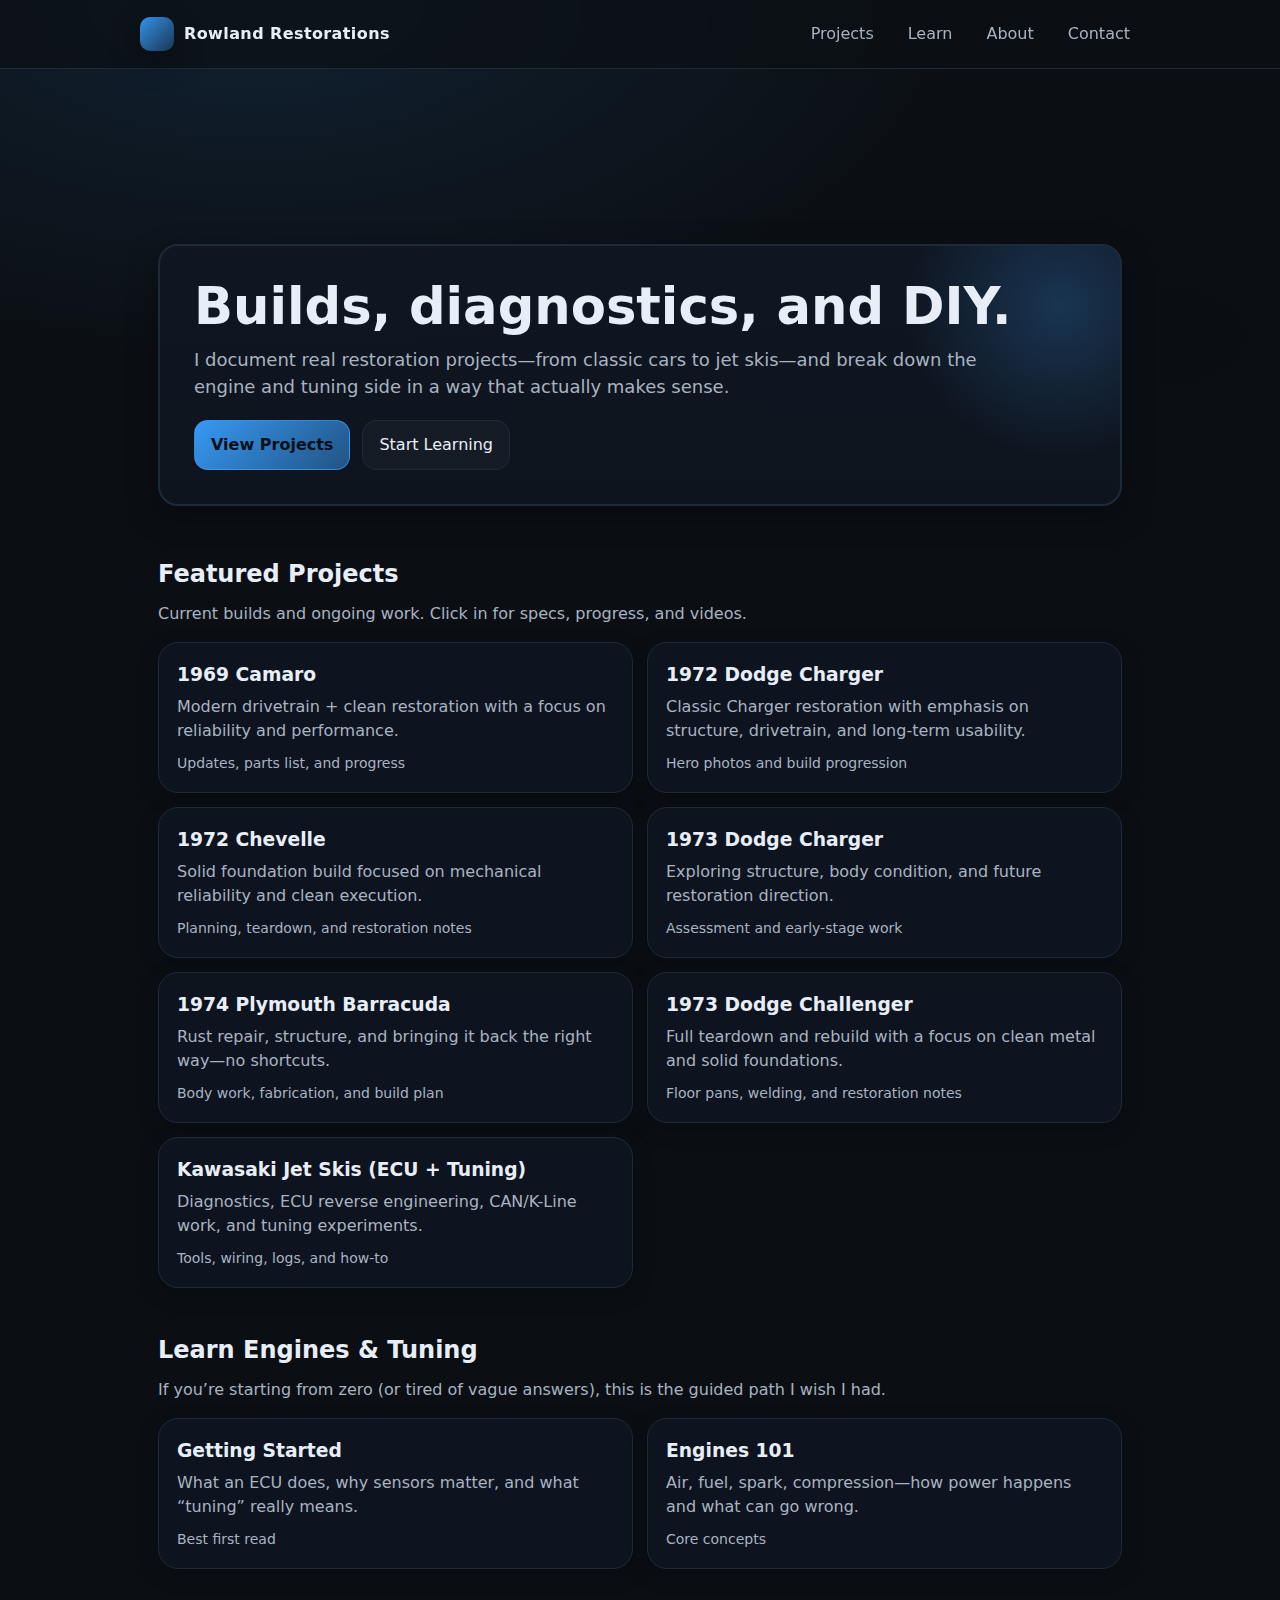
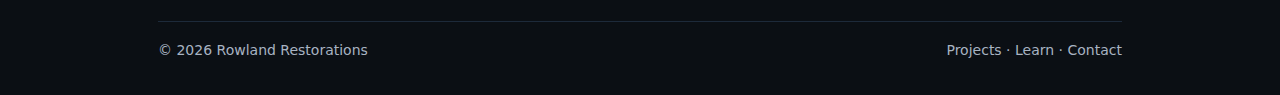
<file: index.html>
<!doctype html>
<html lang="en">
<head>
  <meta charset="utf-8" />
  <meta name="viewport" content="width=device-width,initial-scale=1" />
  <title>Rowland Restorations</title>
  <meta name="description" content="Rowland Restorations — builds, diagnostics, and practical learning for engines, ECUs, and tuning." />
  <link rel="stylesheet" href="assets/css/styles.css" />
</head>
<body>

  <header class="nav">
    <div class="container nav-inner">
      <a class="brand" href="index.html">
        <span class="brand-badge" aria-hidden="true"></span>
        <span>Rowland Restorations</span>
      </a>
      <nav class="nav-links">
        <a href="projects/index.html">Projects</a>
        <a href="learn/index.html">Learn</a>
        <a href="about.html">About</a>
        <a href="contact.html">Contact</a>
      </nav>
    </div>
  </header>

  <main class="container">

    <!-- HERO -->
    <section class="hero">
      <div class="hero-card">
        <h1>Builds, diagnostics, and DIY.</h1>
        <p>
          I document real restoration projects—from classic cars to jet skis—and break down the engine and tuning side
          in a way that actually makes sense.
        </p>
        <div class="btns">
          <a class="btn primary" href="projects/index.html">View Projects</a>
          <a class="btn" href="learn/getting-started.html">Start Learning</a>
        </div>
      </div>
    </section>

    <!-- FEATURED PROJECTS -->
    <section class="section">
      <h2>Featured Projects</h2>
      <p class="lead">Current builds and ongoing work. Click in for specs, progress, and videos.</p>

      <div class="grid">

        <a class="card" href="projects/camaro.html">
          <h3>1969 Camaro</h3>
          <p>Modern drivetrain + clean restoration with a focus on reliability and performance.</p>
          <div class="meta">Updates, parts list, and progress</div>
        </a>

        <a class="card" href="projects/72charger.html">
          <h3>1972 Dodge Charger</h3>
          <p>Classic Charger restoration with emphasis on structure, drivetrain, and long-term usability.</p>
          <div class="meta">Hero photos and build progression</div>
        </a>

        <a class="card" href="projects/72chevelle.html">
          <h3>1972 Chevelle</h3>
          <p>Solid foundation build focused on mechanical reliability and clean execution.</p>
          <div class="meta">Planning, teardown, and restoration notes</div>
        </a>

        <a class="card" href="projects/73charger.html">
          <h3>1973 Dodge Charger</h3>
          <p>Exploring structure, body condition, and future restoration direction.</p>
          <div class="meta">Assessment and early-stage work</div>
        </a>

        <a class="card" href="projects/barracuda.html">
          <h3>1974 Plymouth Barracuda</h3>
          <p>Rust repair, structure, and bringing it back the right way—no shortcuts.</p>
          <div class="meta">Body work, fabrication, and build plan</div>
        </a>

        <a class="card" href="projects/challenger.html">
          <h3>1973 Dodge Challenger</h3>
          <p>Full teardown and rebuild with a focus on clean metal and solid foundations.</p>
          <div class="meta">Floor pans, welding, and restoration notes</div>
        </a>

        <a class="card" href="projects/jetskis.html">
          <h3>Kawasaki Jet Skis (ECU + Tuning)</h3>
          <p>Diagnostics, ECU reverse engineering, CAN/K-Line work, and tuning experiments.</p>
          <div class="meta">Tools, wiring, logs, and how-to</div>
        </a>

      </div>
    </section>

    <!-- LEARN -->
    <section class="section">
      <h2>Learn Engines & Tuning</h2>
      <p class="lead">
        If you’re starting from zero (or tired of vague answers), this is the guided path I wish I had.
      </p>
      <div class="grid">
        <a class="card" href="learn/getting-started.html">
          <h3>Getting Started</h3>
          <p>What an ECU does, why sensors matter, and what “tuning” really means.</p>
          <div class="meta">Best first read</div>
        </a>
        <a class="card" href="learn/engines.html">
          <h3>Engines 101</h3>
          <p>Air, fuel, spark, compression—how power happens and what can go wrong.</p>
          <div class="meta">Core concepts</div>
        </a>
      </div>
    </section>

    <!-- FOOTER -->
    <footer class="footer">
      <div class="footer-row">
        <div>© <span id="year"></span> Rowland Restorations</div>
        <div>
          <a href="projects/index.html">Projects</a> ·
          <a href="learn/index.html">Learn</a> ·
          <a href="contact.html">Contact</a>
        </div>
      </div>
    </footer>

  </main>

  <script>
    document.getElementById("year").textContent = new Date().getFullYear();
  </script>
</body>
</html>
</file>
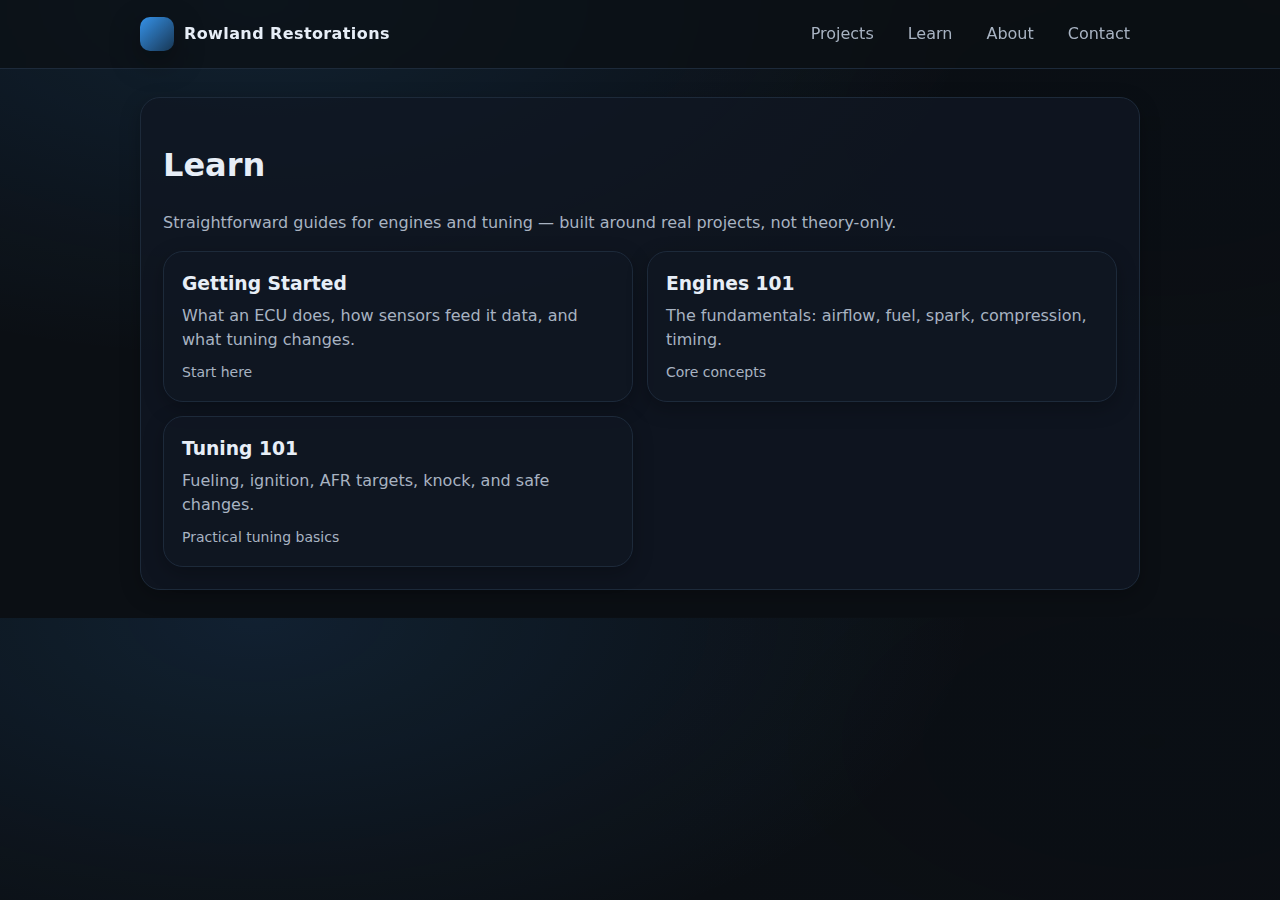
<file: learn/index.html>
<!doctype html>
<html lang="en">
<head>
  <meta charset="utf-8" />
  <meta name="viewport" content="width=device-width,initial-scale=1" />
  <title>Learn | Rowland Restorations</title>
  <link rel="stylesheet" href="../assets/css/styles.css" />
</head>
<body>
  <header class="nav">
    <div class="container nav-inner">
      <a class="brand" href="../index.html"><span class="brand-badge"></span><span>Rowland Restorations</span></a>
      <nav class="nav-links">
        <a href="../projects/index.html">Projects</a>
        <a href="index.html">Learn</a>
        <a href="../about.html">About</a>
        <a href="../contact.html">Contact</a>
      </nav>
    </div>
  </header>

  <main class="container page">
    <div class="panel">
      <h1>Learn</h1>
      <p style="color:var(--muted); max-width:75ch;">
        Straightforward guides for engines and tuning — built around real projects, not theory-only.
      </p>

      <div class="grid" style="margin-top:14px;">
        <a class="card" href="getting-started.html">
          <h3>Getting Started</h3>
          <p>What an ECU does, how sensors feed it data, and what tuning changes.</p>
          <div class="meta">Start here</div>
        </a>
        <a class="card" href="engines.html">
          <h3>Engines 101</h3>
          <p>The fundamentals: airflow, fuel, spark, compression, timing.</p>
          <div class="meta">Core concepts</div>
        </a>
        <a class="card" href="tuning.html">
          <h3>Tuning 101</h3>
          <p>Fueling, ignition, AFR targets, knock, and safe changes.</p>
          <div class="meta">Practical tuning basics</div>
        </a>
      </div>
    </div>
  </main>
</body>
</html>
</file>
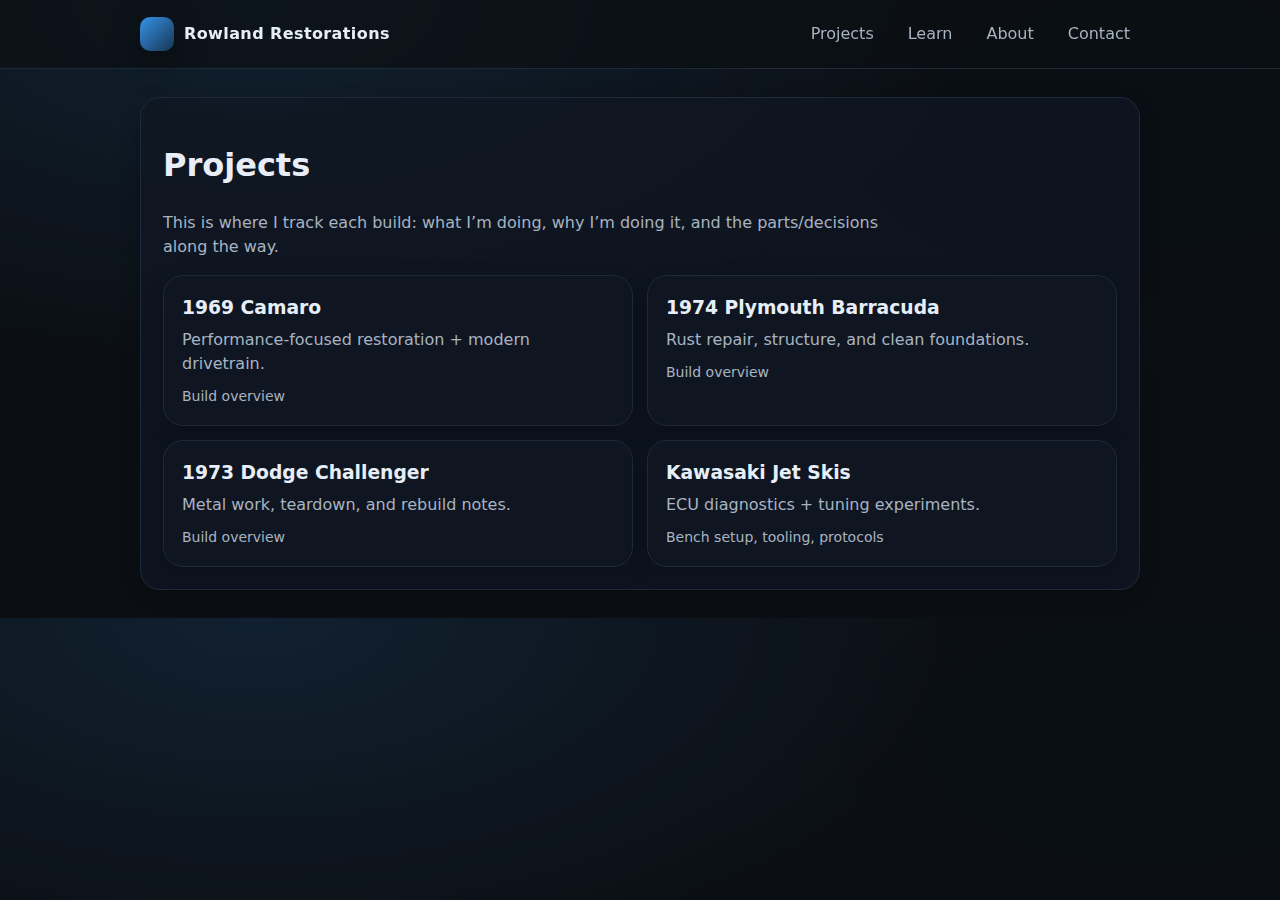
<file: projects/index.html>
<!doctype html>
<html lang="en">
<head>
  <meta charset="utf-8" />
  <meta name="viewport" content="width=device-width,initial-scale=1" />
  <title>Projects | Rowland Restorations</title>
  <link rel="stylesheet" href="../assets/css/styles.css" />
</head>
<body>
  <header class="nav">
    <div class="container nav-inner">
      <a class="brand" href="../index.html"><span class="brand-badge"></span><span>Rowland Restorations</span></a>
      <nav class="nav-links">
        <a href="index.html">Projects</a>
        <a href="../learn/index.html">Learn</a>
        <a href="../about.html">About</a>
        <a href="../contact.html">Contact</a>
      </nav>
    </div>
  </header>

  <main class="container page">
    <div class="panel">
      <h1>Projects</h1>
      <p style="color:var(--muted); max-width:75ch;">
        This is where I track each build: what I’m doing, why I’m doing it, and the parts/decisions along the way.
      </p>

      <div class="grid" style="margin-top:14px;">
        <a class="card" href="camaro.html">
          <h3>1969 Camaro</h3>
          <p>Performance-focused restoration + modern drivetrain.</p>
          <div class="meta">Build overview</div>
        </a>
        <a class="card" href="barracuda.html">
          <h3>1974 Plymouth Barracuda</h3>
          <p>Rust repair, structure, and clean foundations.</p>
          <div class="meta">Build overview</div>
        </a>
        <a class="card" href="challenger.html">
          <h3>1973 Dodge Challenger</h3>
          <p>Metal work, teardown, and rebuild notes.</p>
          <div class="meta">Build overview</div>
        </a>
        <a class="card" href="jetskis.html">
          <h3>Kawasaki Jet Skis</h3>
          <p>ECU diagnostics + tuning experiments.</p>
          <div class="meta">Bench setup, tooling, protocols</div>
        </a>
      </div>
    </div>
  </main>
</body>
</html>
</file>
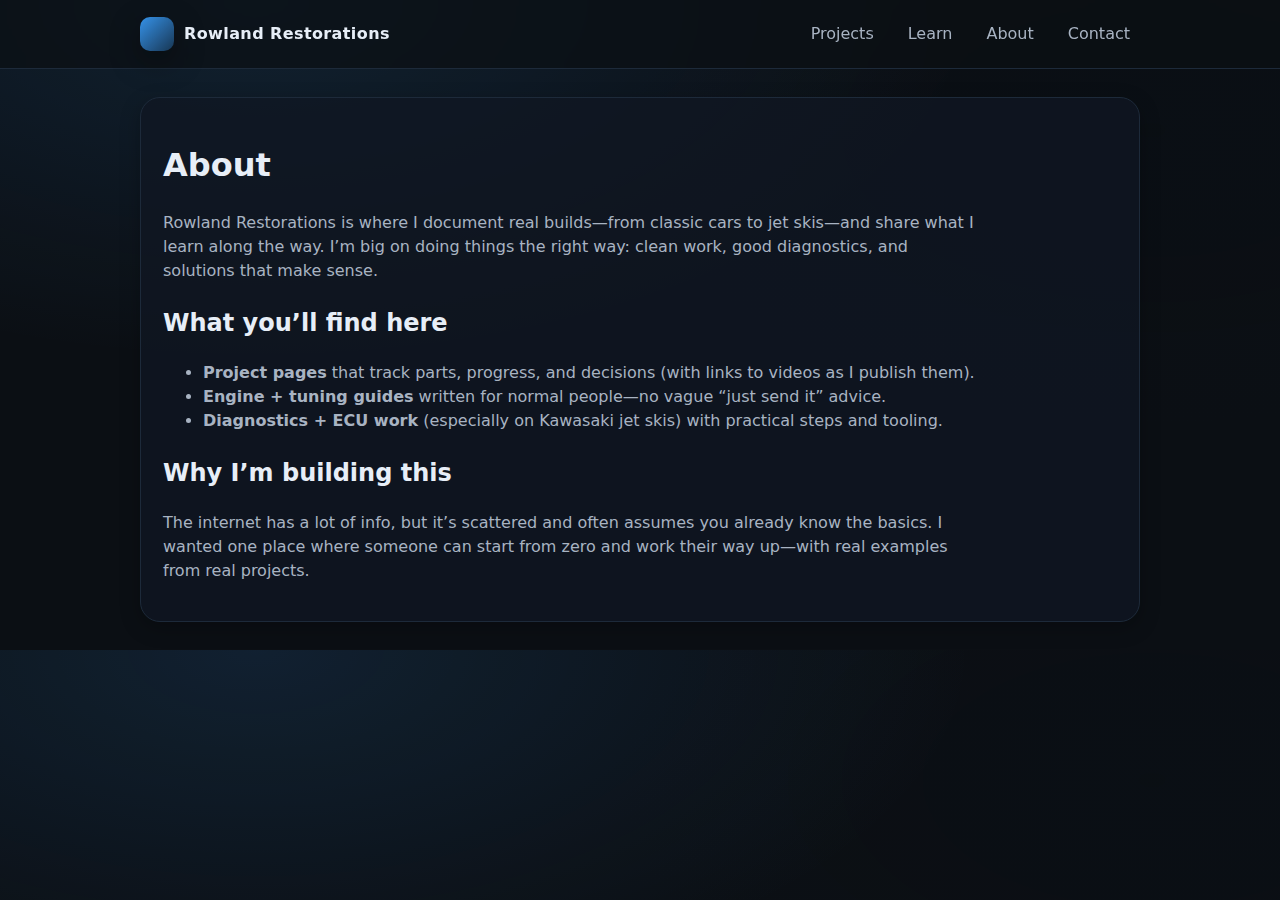
<file: about.html>
<!doctype html>
<html lang="en">
<head>
  <meta charset="utf-8" />
  <meta name="viewport" content="width=device-width,initial-scale=1" />
  <title>About | Rowland Restorations</title>
  <meta name="description" content="About Rowland Restorations — builds, diagnostics, and practical learning." />
  <link rel="stylesheet" href="assets/css/styles.css" />
</head>
<body>
  <header class="nav">
    <div class="container nav-inner">
      <a class="brand" href="index.html"><span class="brand-badge"></span><span>Rowland Restorations</span></a>
      <nav class="nav-links">
        <a href="projects/index.html">Projects</a>
        <a href="learn/index.html">Learn</a>
        <a href="about.html">About</a>
        <a href="contact.html">Contact</a>
      </nav>
    </div>
  </header>

  <main class="container page">
    <div class="panel">
      <h1>About</h1>
      <p style="color:var(--muted); max-width:80ch;">
        Rowland Restorations is where I document real builds—from classic cars to jet skis—and share what I learn along
        the way. I’m big on doing things the right way: clean work, good diagnostics, and solutions that make sense.
      </p>

      <h2 style="margin-top:22px;">What you’ll find here</h2>
      <ul style="color:var(--muted); max-width:80ch;">
        <li><b>Project pages</b> that track parts, progress, and decisions (with links to videos as I publish them).</li>
        <li><b>Engine + tuning guides</b> written for normal people—no vague “just send it” advice.</li>
        <li><b>Diagnostics + ECU work</b> (especially on Kawasaki jet skis) with practical steps and tooling.</li>
      </ul>

      <h2 style="margin-top:22px;">Why I’m building this</h2>
      <p style="color:var(--muted); max-width:80ch;">
        The internet has a lot of info, but it’s scattered and often assumes you already know the basics. I wanted one
        place where someone can start from zero and work their way up—with real examples from real projects.
      </p>
    </div>
  </main>
</body>
</html>
</file>
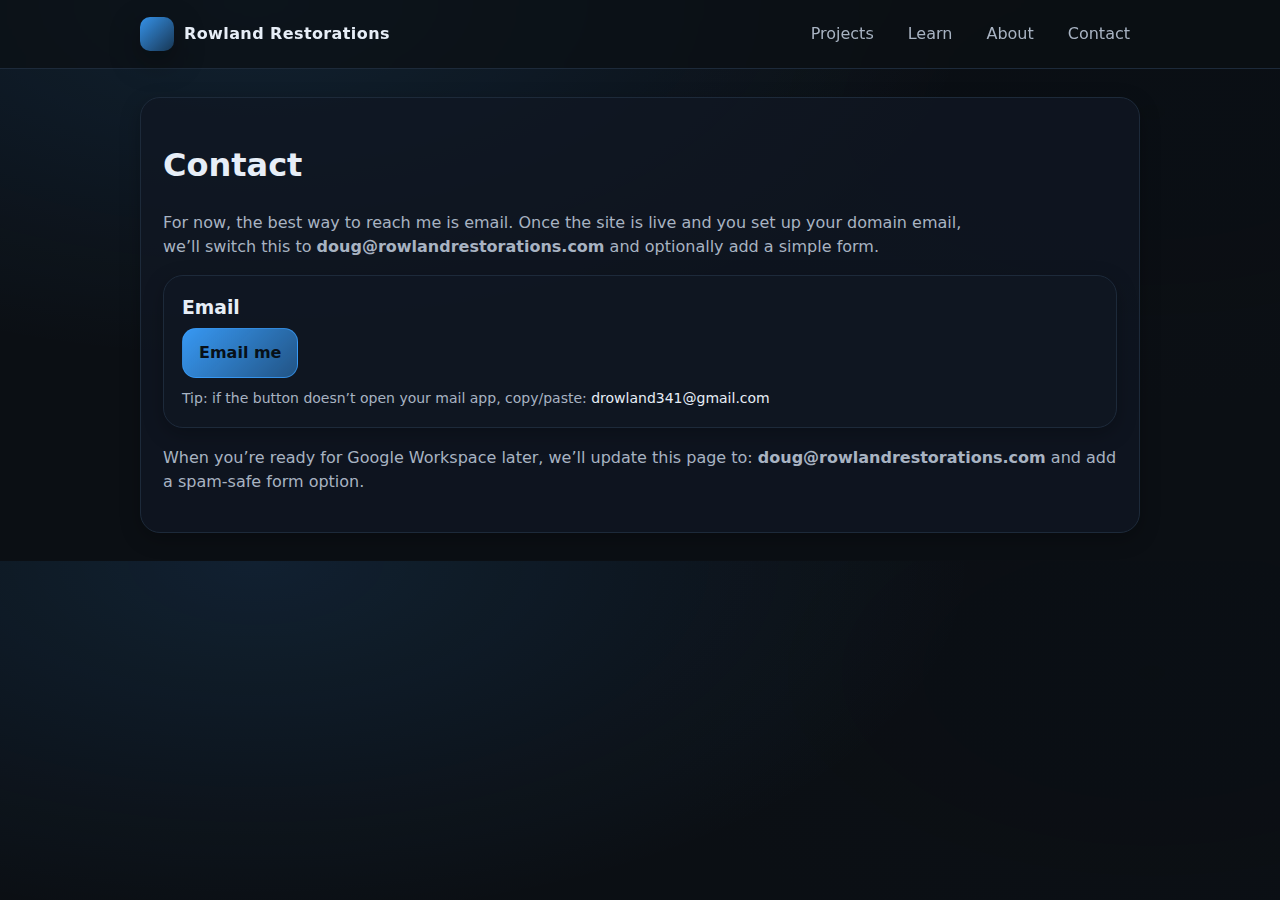
<file: contact.html>
<!doctype html>
<html lang="en">
<head>
  <meta charset="utf-8" />
  <meta name="viewport" content="width=device-width,initial-scale=1" />
  <title>Contact | Rowland Restorations</title>
  <meta name="description" content="Contact Rowland Restorations." />
  <link rel="stylesheet" href="assets/css/styles.css" />
</head>
<body>
  <header class="nav">
    <div class="container nav-inner">
      <a class="brand" href="index.html"><span class="brand-badge"></span><span>Rowland Restorations</span></a>
      <nav class="nav-links">
        <a href="projects/index.html">Projects</a>
        <a href="learn/index.html">Learn</a>
        <a href="about.html">About</a>
        <a href="contact.html">Contact</a>
      </nav>
    </div>
  </header>

  <main class="container page">
    <div class="panel">
      <h1>Contact</h1>
      <p style="color:var(--muted); max-width:80ch;">
        For now, the best way to reach me is email. Once the site is live and you set up your domain email,
        we’ll switch this to <b>doug@rowlandrestorations.com</b> and optionally add a simple form.
      </p>

      <div class="grid" style="margin-top:14px;">
        <div class="card" style="grid-column: span 12;">
          <h3>Email</h3>
          <p>
            <a class="btn primary" href="mailto:drowland341@gmail.com?subject=Rowland%20Restorations%20-%20Contact">
              Email me
            </a>
          </p>
          <p class="meta">
            Tip: if the button doesn’t open your mail app, copy/paste:
            <span style="color:var(--text);">drowland341@gmail.com</span>
          </p>
        </div>
      </div>

      <p style="color:var(--muted); margin-top:18px;">
        When you’re ready for Google Workspace later, we’ll update this page to:
        <b>doug@rowlandrestorations.com</b> and add a spam-safe form option.
      </p>
    </div>
  </main>
</body>
</html>
</file>
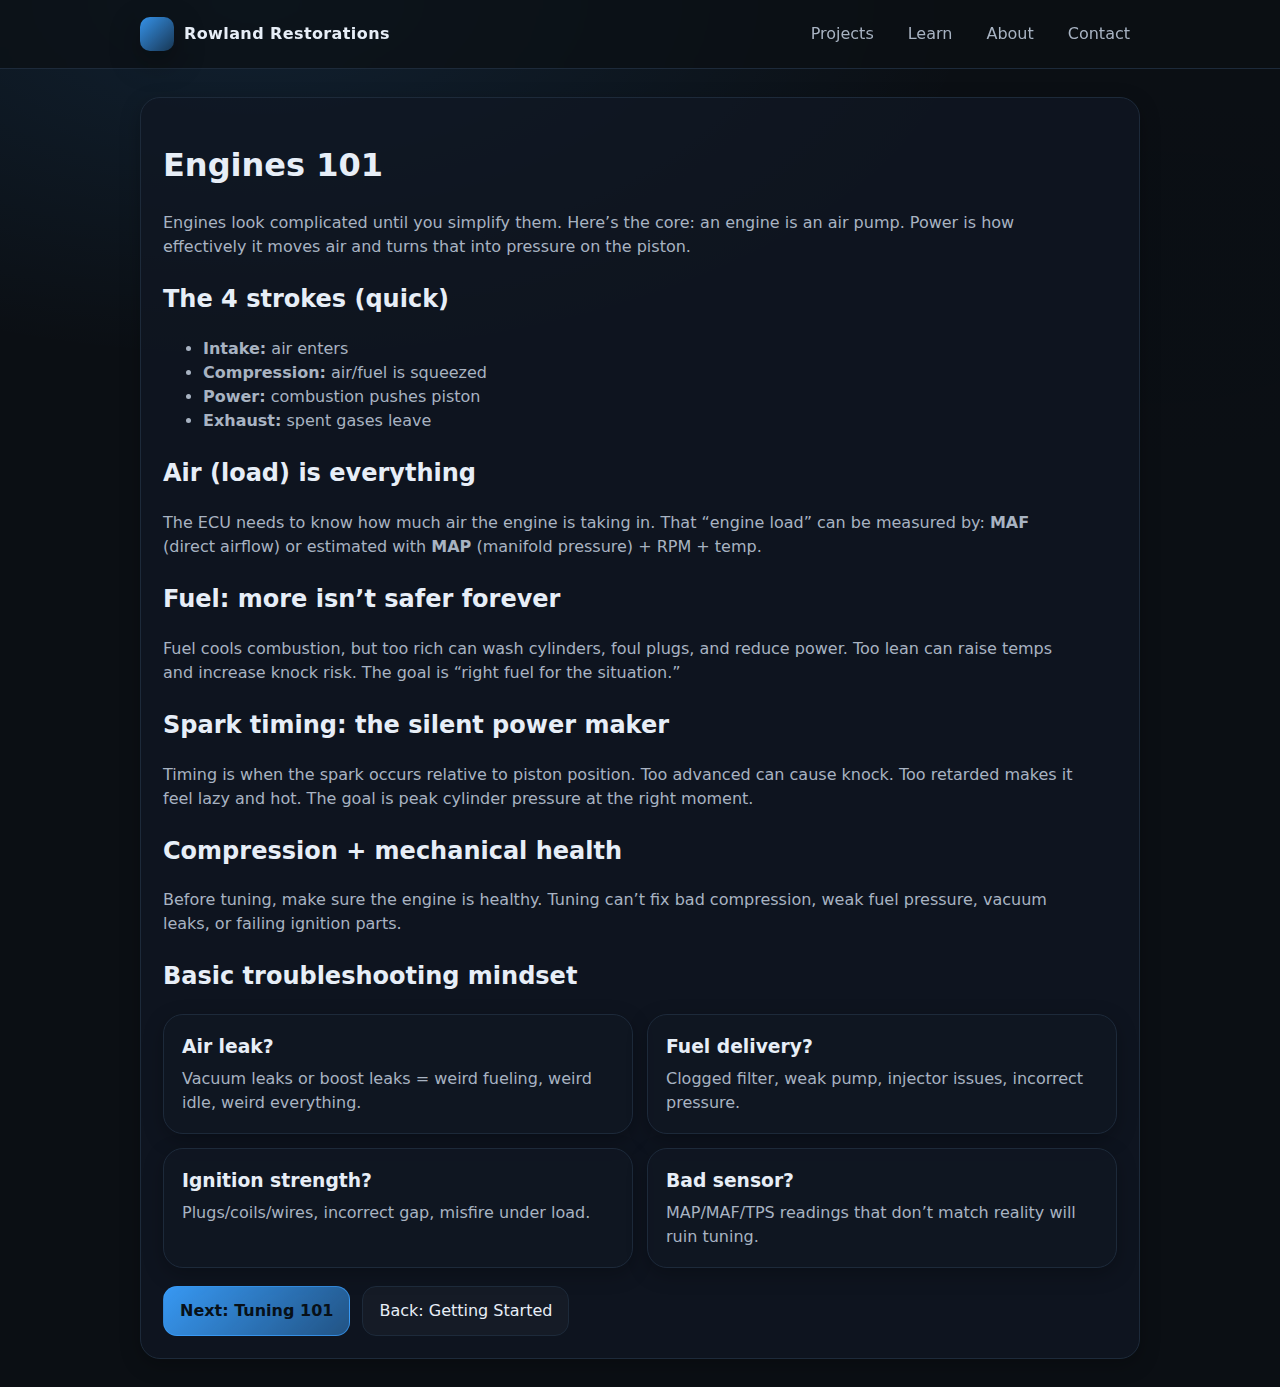
<file: learn/engines.html>
<!doctype html>
<html lang="en">
<head>
  <meta charset="utf-8" />
  <meta name="viewport" content="width=device-width,initial-scale=1" />
  <title>Engines 101 | Learn | Rowland Restorations</title>
  <meta name="description" content="Engine fundamentals explained simply: air, fuel, spark, compression." />
  <link rel="stylesheet" href="../assets/css/styles.css" />
</head>
<body>
  <header class="nav">
    <div class="container nav-inner">
      <a class="brand" href="../index.html"><span class="brand-badge"></span><span>Rowland Restorations</span></a>
      <nav class="nav-links">
        <a href="../projects/index.html">Projects</a>
        <a href="index.html">Learn</a>
        <a href="../about.html">About</a>
        <a href="../contact.html">Contact</a>
      </nav>
    </div>
  </header>

  <main class="container page">
    <div class="panel">
      <h1>Engines 101</h1>
      <p style="color:var(--muted); max-width:90ch;">
        Engines look complicated until you simplify them. Here’s the core: an engine is an air pump.
        Power is how effectively it moves air and turns that into pressure on the piston.
      </p>

      <h2 style="margin-top:22px;">The 4 strokes (quick)</h2>
      <ul style="color:var(--muted); max-width:90ch;">
        <li><b>Intake:</b> air enters</li>
        <li><b>Compression:</b> air/fuel is squeezed</li>
        <li><b>Power:</b> combustion pushes piston</li>
        <li><b>Exhaust:</b> spent gases leave</li>
      </ul>

      <h2 style="margin-top:22px;">Air (load) is everything</h2>
      <p style="color:var(--muted); max-width:90ch;">
        The ECU needs to know how much air the engine is taking in. That “engine load” can be measured by:
        <b>MAF</b> (direct airflow) or estimated with <b>MAP</b> (manifold pressure) + RPM + temp.
      </p>

      <h2 style="margin-top:22px;">Fuel: more isn’t safer forever</h2>
      <p style="color:var(--muted); max-width:90ch;">
        Fuel cools combustion, but too rich can wash cylinders, foul plugs, and reduce power. Too lean can raise temps
        and increase knock risk. The goal is “right fuel for the situation.”
      </p>

      <h2 style="margin-top:22px;">Spark timing: the silent power maker</h2>
      <p style="color:var(--muted); max-width:90ch;">
        Timing is when the spark occurs relative to piston position. Too advanced can cause knock. Too retarded makes it
        feel lazy and hot. The goal is peak cylinder pressure at the right moment.
      </p>

      <h2 style="margin-top:22px;">Compression + mechanical health</h2>
      <p style="color:var(--muted); max-width:90ch;">
        Before tuning, make sure the engine is healthy. Tuning can’t fix bad compression, weak fuel pressure,
        vacuum leaks, or failing ignition parts.
      </p>

      <h2 style="margin-top:22px;">Basic troubleshooting mindset</h2>
      <div class="grid" style="margin-top:10px;">
        <div class="card">
          <h3>Air leak?</h3>
          <p>Vacuum leaks or boost leaks = weird fueling, weird idle, weird everything.</p>
        </div>
        <div class="card">
          <h3>Fuel delivery?</h3>
          <p>Clogged filter, weak pump, injector issues, incorrect pressure.</p>
        </div>
        <div class="card">
          <h3>Ignition strength?</h3>
          <p>Plugs/coils/wires, incorrect gap, misfire under load.</p>
        </div>
        <div class="card">
          <h3>Bad sensor?</h3>
          <p>MAP/MAF/TPS readings that don’t match reality will ruin tuning.</p>
        </div>
      </div>

      <div class="btns" style="margin-top:18px;">
        <a class="btn primary" href="tuning.html">Next: Tuning 101</a>
        <a class="btn" href="getting-started.html">Back: Getting Started</a>
      </div>
    </div>
  </main>
</body>
</html>
</file>
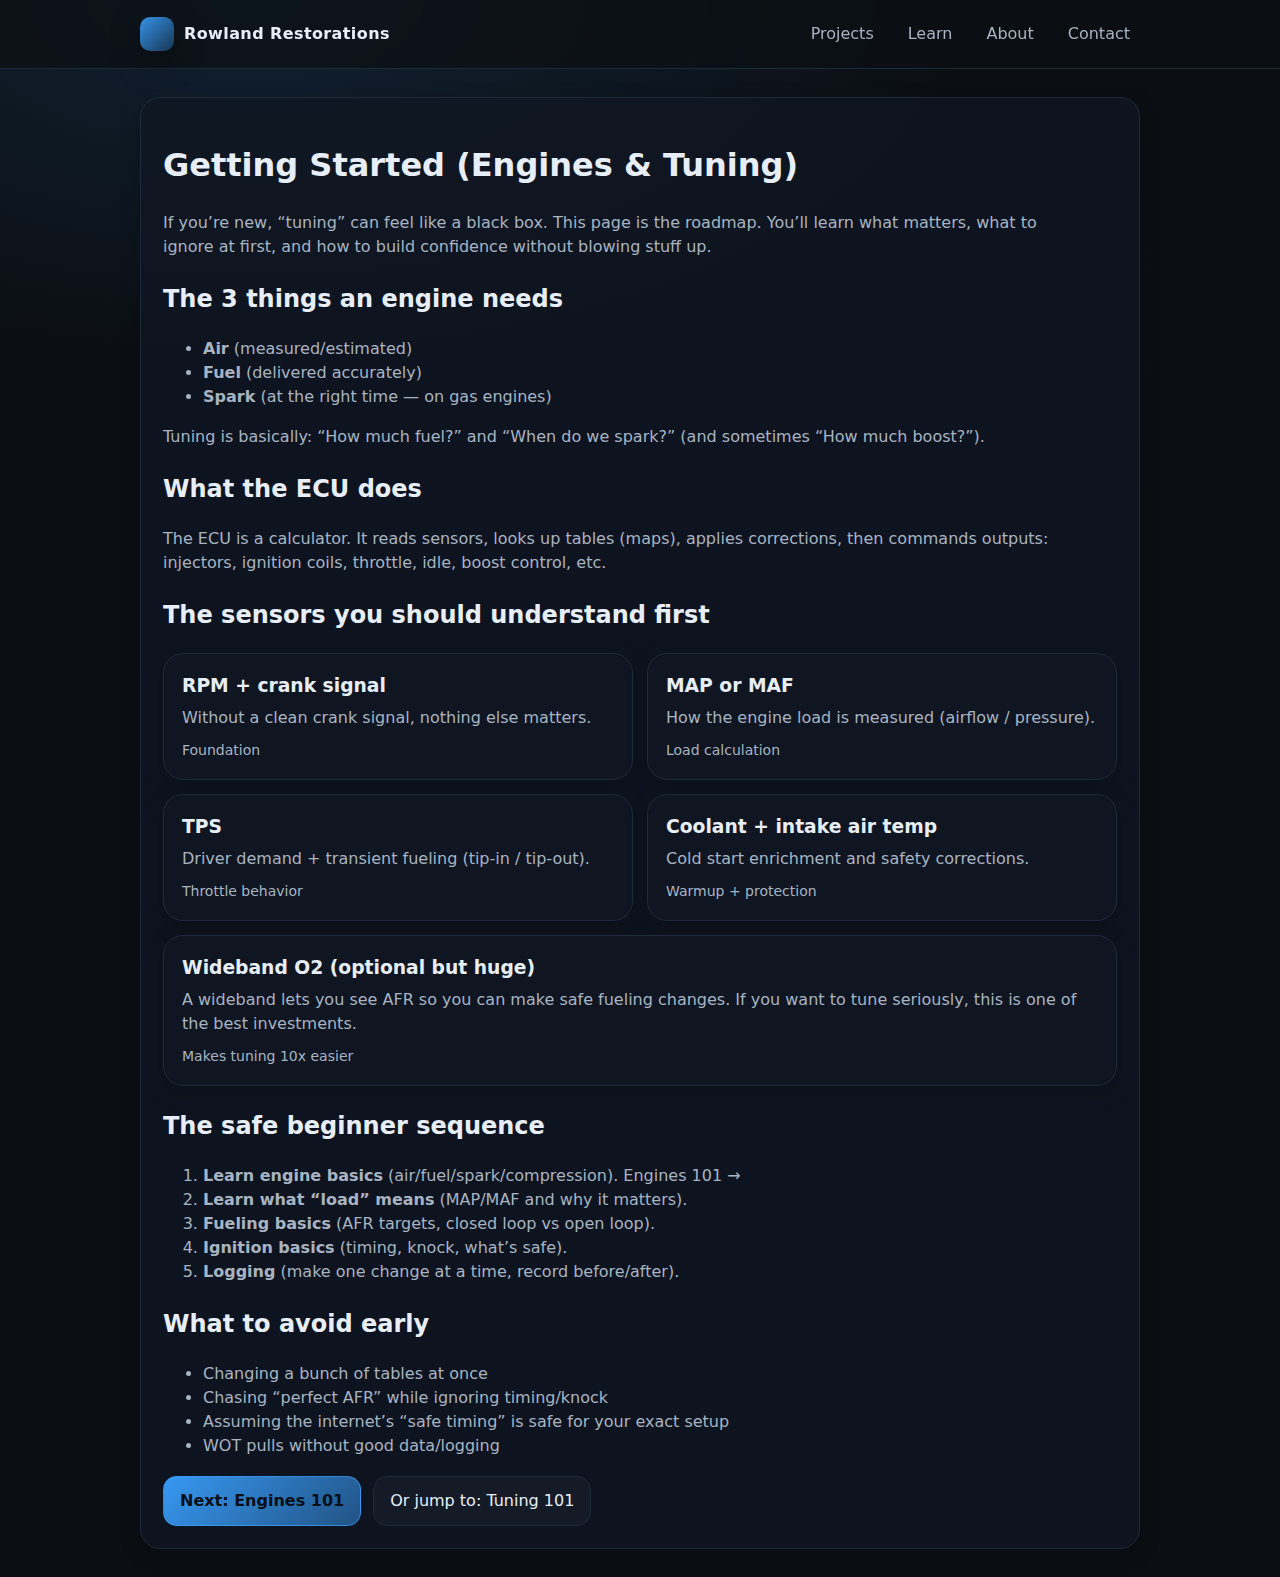
<file: learn/getting-started.html>
<!doctype html>
<html lang="en">
<head>
  <meta charset="utf-8" />
  <meta name="viewport" content="width=device-width,initial-scale=1" />
  <title>Getting Started | Learn | Rowland Restorations</title>
  <meta name="description" content="A practical beginner path for engines and tuning." />
  <link rel="stylesheet" href="../assets/css/styles.css" />
</head>
<body>
  <header class="nav">
    <div class="container nav-inner">
      <a class="brand" href="../index.html"><span class="brand-badge"></span><span>Rowland Restorations</span></a>
      <nav class="nav-links">
        <a href="../projects/index.html">Projects</a>
        <a href="index.html">Learn</a>
        <a href="../about.html">About</a>
        <a href="../contact.html">Contact</a>
      </nav>
    </div>
  </header>

  <main class="container page">
    <div class="panel">
      <h1>Getting Started (Engines & Tuning)</h1>
      <p style="color:var(--muted); max-width:90ch;">
        If you’re new, “tuning” can feel like a black box. This page is the roadmap. You’ll learn what matters,
        what to ignore at first, and how to build confidence without blowing stuff up.
      </p>

      <h2 style="margin-top:22px;">The 3 things an engine needs</h2>
      <ul style="color:var(--muted); max-width:90ch;">
        <li><b>Air</b> (measured/estimated)</li>
        <li><b>Fuel</b> (delivered accurately)</li>
        <li><b>Spark</b> (at the right time — on gas engines)</li>
      </ul>
      <p style="color:var(--muted); max-width:90ch;">
        Tuning is basically: “How much fuel?” and “When do we spark?” (and sometimes “How much boost?”).
      </p>

      <h2 style="margin-top:22px;">What the ECU does</h2>
      <p style="color:var(--muted); max-width:90ch;">
        The ECU is a calculator. It reads sensors, looks up tables (maps), applies corrections, then commands outputs:
        injectors, ignition coils, throttle, idle, boost control, etc.
      </p>

      <h2 style="margin-top:22px;">The sensors you should understand first</h2>
      <div class="grid" style="margin-top:10px;">
        <div class="card">
          <h3>RPM + crank signal</h3>
          <p>Without a clean crank signal, nothing else matters.</p>
          <div class="meta">Foundation</div>
        </div>
        <div class="card">
          <h3>MAP or MAF</h3>
          <p>How the engine load is measured (airflow / pressure).</p>
          <div class="meta">Load calculation</div>
        </div>
        <div class="card">
          <h3>TPS</h3>
          <p>Driver demand + transient fueling (tip-in / tip-out).</p>
          <div class="meta">Throttle behavior</div>
        </div>
        <div class="card">
          <h3>Coolant + intake air temp</h3>
          <p>Cold start enrichment and safety corrections.</p>
          <div class="meta">Warmup + protection</div>
        </div>
        <div class="card" style="grid-column: span 12;">
          <h3>Wideband O2 (optional but huge)</h3>
          <p>
            A wideband lets you see AFR so you can make safe fueling changes. If you want to tune seriously,
            this is one of the best investments.
          </p>
          <div class="meta">Makes tuning 10x easier</div>
        </div>
      </div>

      <h2 style="margin-top:22px;">The safe beginner sequence</h2>
      <ol style="color:var(--muted); max-width:90ch;">
        <li><b>Learn engine basics</b> (air/fuel/spark/compression). <a href="engines.html">Engines 101 →</a></li>
        <li><b>Learn what “load” means</b> (MAP/MAF and why it matters).</li>
        <li><b>Fueling basics</b> (AFR targets, closed loop vs open loop).</li>
        <li><b>Ignition basics</b> (timing, knock, what’s safe).</li>
        <li><b>Logging</b> (make one change at a time, record before/after).</li>
      </ol>

      <h2 style="margin-top:22px;">What to avoid early</h2>
      <ul style="color:var(--muted); max-width:90ch;">
        <li>Changing a bunch of tables at once</li>
        <li>Chasing “perfect AFR” while ignoring timing/knock</li>
        <li>Assuming the internet’s “safe timing” is safe for your exact setup</li>
        <li>WOT pulls without good data/logging</li>
      </ul>

      <div class="btns" style="margin-top:18px;">
        <a class="btn primary" href="engines.html">Next: Engines 101</a>
        <a class="btn" href="tuning.html">Or jump to: Tuning 101</a>
      </div>
    </div>
  </main>
</body>
</html>
</file>
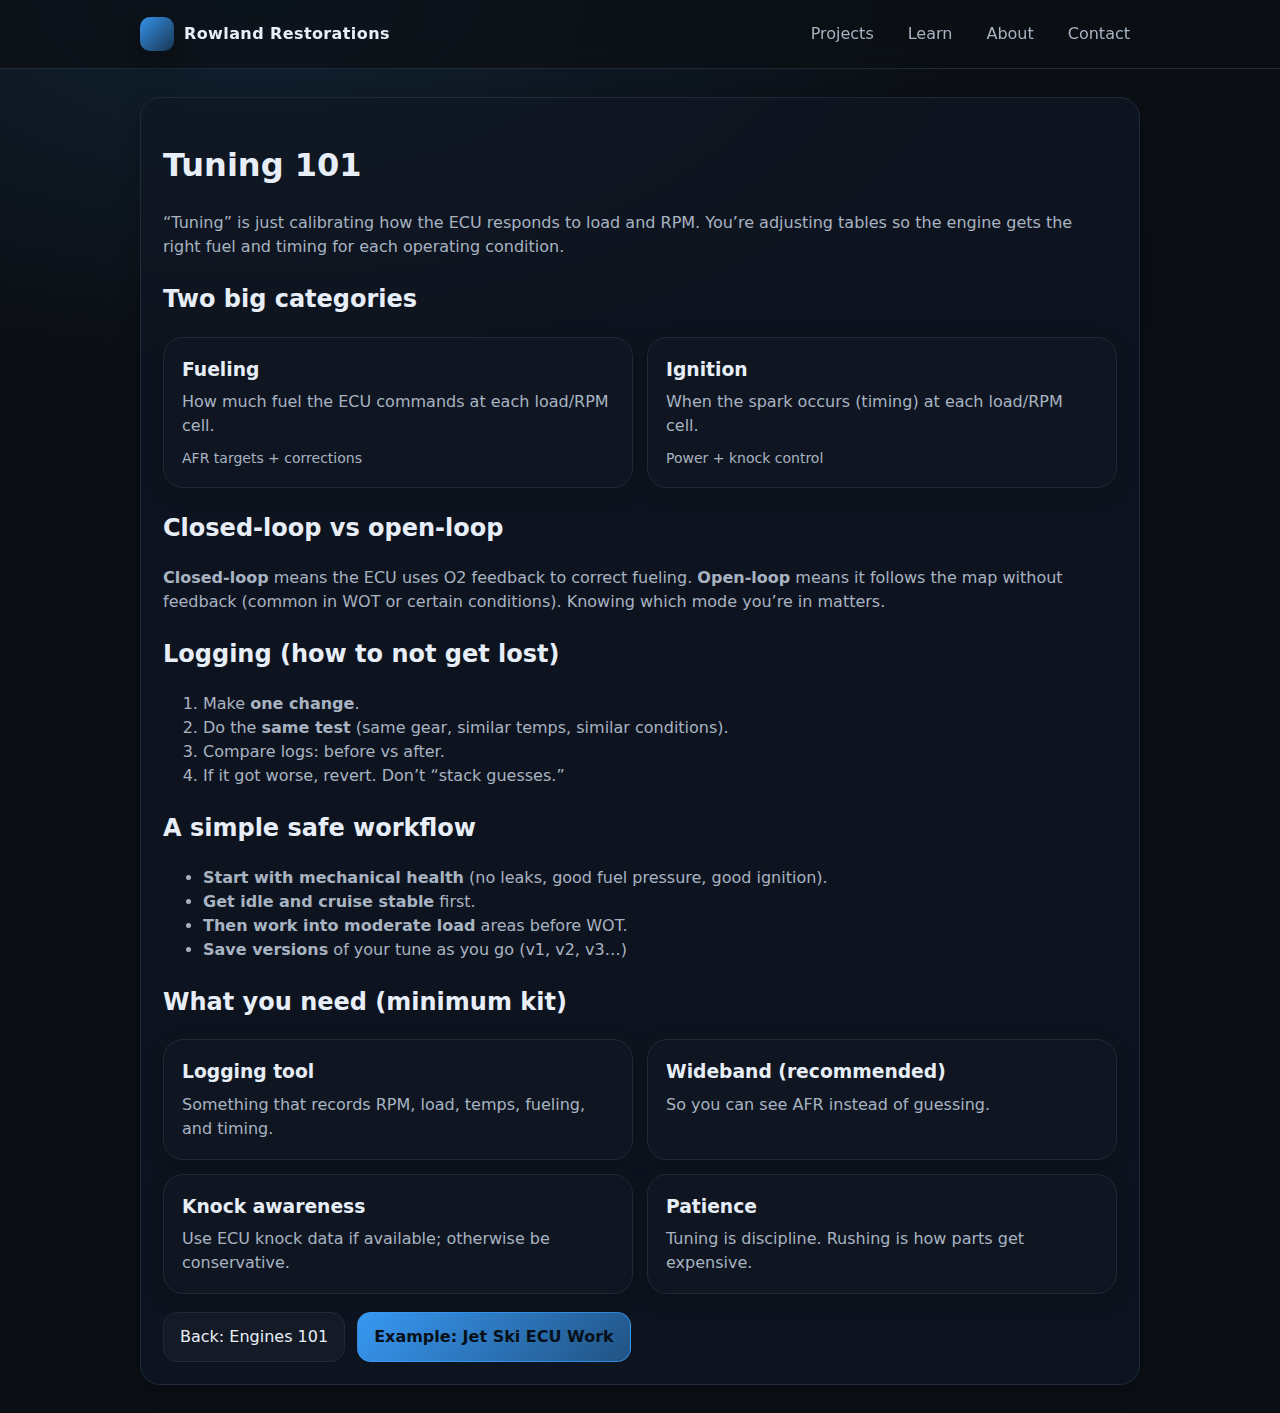
<file: learn/tuning.html>
<!doctype html>
<html lang="en">
<head>
  <meta charset="utf-8" />
  <meta name="viewport" content="width=device-width,initial-scale=1" />
  <title>Tuning 101 | Learn | Rowland Restorations</title>
  <meta name="description" content="Tuning basics: fueling, ignition, logging, and safe changes." />
  <link rel="stylesheet" href="../assets/css/styles.css" />
</head>
<body>
  <header class="nav">
    <div class="container nav-inner">
      <a class="brand" href="../index.html"><span class="brand-badge"></span><span>Rowland Restorations</span></a>
      <nav class="nav-links">
        <a href="../projects/index.html">Projects</a>
        <a href="index.html">Learn</a>
        <a href="../about.html">About</a>
        <a href="../contact.html">Contact</a>
      </nav>
    </div>
  </header>

  <main class="container page">
    <div class="panel">
      <h1>Tuning 101</h1>
      <p style="color:var(--muted); max-width:90ch;">
        “Tuning” is just calibrating how the ECU responds to load and RPM. You’re adjusting tables so the engine gets
        the right fuel and timing for each operating condition.
      </p>

      <h2 style="margin-top:22px;">Two big categories</h2>
      <div class="grid" style="margin-top:10px;">
        <div class="card">
          <h3>Fueling</h3>
          <p>How much fuel the ECU commands at each load/RPM cell.</p>
          <div class="meta">AFR targets + corrections</div>
        </div>
        <div class="card">
          <h3>Ignition</h3>
          <p>When the spark occurs (timing) at each load/RPM cell.</p>
          <div class="meta">Power + knock control</div>
        </div>
      </div>

      <h2 style="margin-top:22px;">Closed-loop vs open-loop</h2>
      <p style="color:var(--muted); max-width:90ch;">
        <b>Closed-loop</b> means the ECU uses O2 feedback to correct fueling. <b>Open-loop</b> means it follows the map
        without feedback (common in WOT or certain conditions). Knowing which mode you’re in matters.
      </p>

      <h2 style="margin-top:22px;">Logging (how to not get lost)</h2>
      <ol style="color:var(--muted); max-width:90ch;">
        <li>Make <b>one change</b>.</li>
        <li>Do the <b>same test</b> (same gear, similar temps, similar conditions).</li>
        <li>Compare logs: before vs after.</li>
        <li>If it got worse, revert. Don’t “stack guesses.”</li>
      </ol>

      <h2 style="margin-top:22px;">A simple safe workflow</h2>
      <ul style="color:var(--muted); max-width:90ch;">
        <li><b>Start with mechanical health</b> (no leaks, good fuel pressure, good ignition).</li>
        <li><b>Get idle and cruise stable</b> first.</li>
        <li><b>Then work into moderate load</b> areas before WOT.</li>
        <li><b>Save versions</b> of your tune as you go (v1, v2, v3…)</li>
      </ul>

      <h2 style="margin-top:22px;">What you need (minimum kit)</h2>
      <div class="grid" style="margin-top:10px;">
        <div class="card">
          <h3>Logging tool</h3>
          <p>Something that records RPM, load, temps, fueling, and timing.</p>
        </div>
        <div class="card">
          <h3>Wideband (recommended)</h3>
          <p>So you can see AFR instead of guessing.</p>
        </div>
        <div class="card">
          <h3>Knock awareness</h3>
          <p>Use ECU knock data if available; otherwise be conservative.</p>
        </div>
        <div class="card">
          <h3>Patience</h3>
          <p>Tuning is discipline. Rushing is how parts get expensive.</p>
        </div>
      </div>

      <div class="btns" style="margin-top:18px;">
        <a class="btn" href="engines.html">Back: Engines 101</a>
        <a class="btn primary" href="../projects/jetskis.html">Example: Jet Ski ECU Work</a>
      </div>
    </div>
  </main>
</body>
</html>
</file>
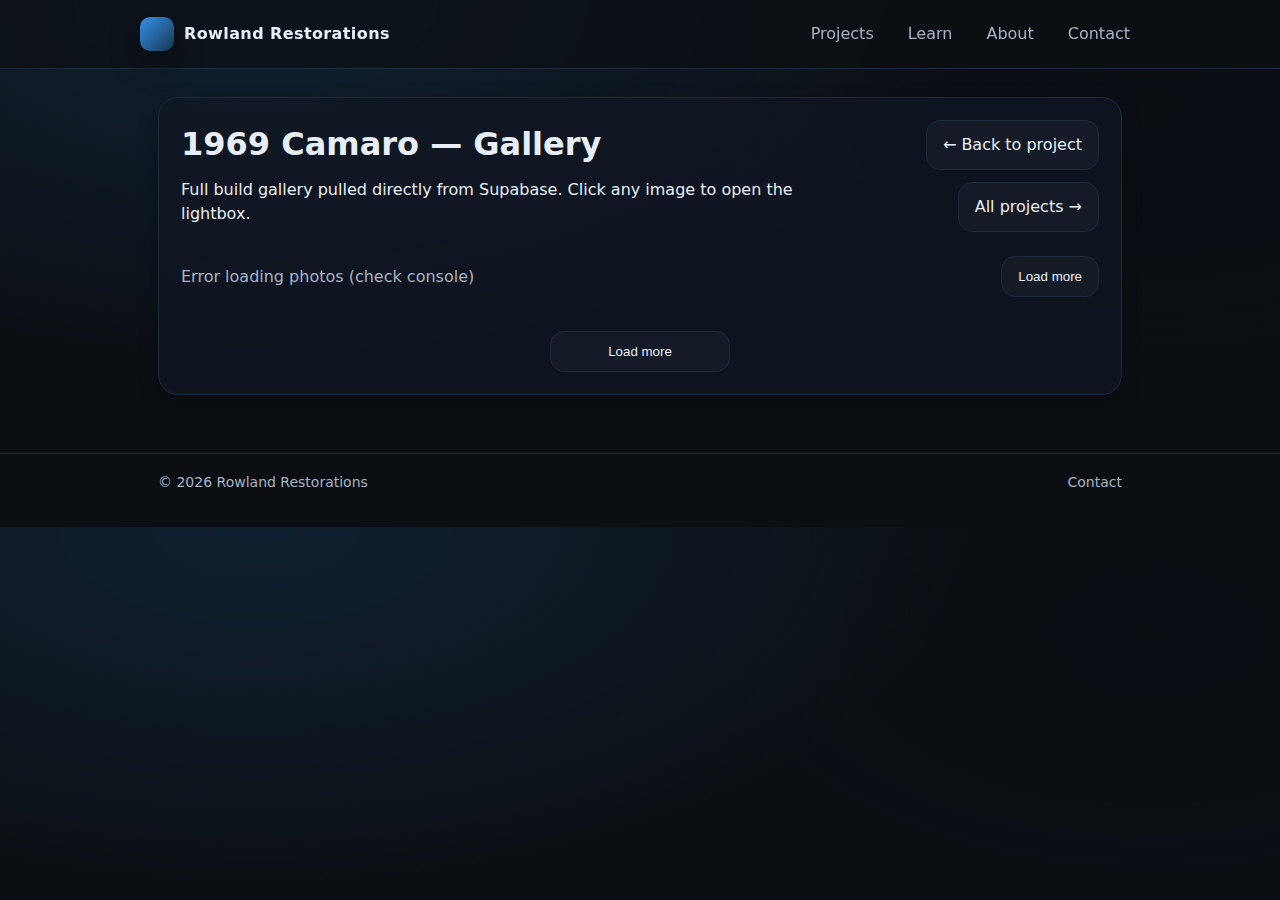
<file: projects/gallery/camaro_gallery.html>
<!doctype html>
<html lang="en">
<head>
  <meta charset="utf-8" />
  <meta name="viewport" content="width=device-width, initial-scale=1" />
  <title>1969 Camaro Gallery | Rowland Restorations</title>
  <link rel="stylesheet" href="../../assets/css/styles.css" />
</head>

<body>
  <!-- NAV -->
  <header class="nav">
    <div class="container nav-inner">
      <a class="brand" href="../../index.html">
        <span class="brand-badge" aria-hidden="true"></span>
        <span>Rowland Restorations</span>
      </a>

      <nav class="nav-links">
        <a href="../../projects/index.html">Projects</a>
        <a href="../../learn/index.html">Learn</a>
        <a href="../../about.html">About</a>
        <a href="../../contact.html">Contact</a>
      </nav>
    </div>
  </header>

  <!-- PAGE -->
  <main class="page">
    <div class="container">
      <section class="panel">
        <div class="section-head" style="align-items:flex-start;">
          <div>
            <h1 style="margin:0;">1969 Camaro — Gallery</h1>
            <p class="lead" style="margin-top:10px;">
              Full build gallery pulled directly from Supabase. Click any image to open the lightbox.
            </p>
          </div>

          <div class="btns" style="justify-content:flex-end;">
            <a class="btn" href="../camaro.html">← Back to project</a>
            <a class="btn" href="../index.html">All projects →</a>
          </div>
        </div>

        <div class="gallery-toolbar" style="margin-top:14px; display:flex; gap:12px; align-items:center; justify-content:space-between; flex-wrap:wrap;">
          <div id="galleryStatus" style="color:var(--muted);">Ready</div>
          <button class="btn" id="loadMoreBtn" type="button">Load more</button>
        </div>

        <!-- Grid -->
        <div
          id="galleryGrid"
          class="gallery-grid"
          data-project="1969-camaro"
          data-folder="gallery"
          data-page-size="60"
          style="margin-top:16px;"
        ></div>

        <!-- Bottom controls (natural after scrolling) -->
        <div class="gallery-footer">
          <button class="btn" id="loadMoreBtnBottom" type="button">Load more</button>
        </div>
      </section>
    </div>
  </main>

  <!-- FOOTER -->
  <footer class="footer">
    <div class="container footer-row">
      <div>© <span id="year"></span> Rowland Restorations</div>
      <div><a href="../../contact.html">Contact</a></div>
    </div>
  </footer>

  <!-- LIGHTBOX -->
  <div class="lightbox" id="lightbox" aria-hidden="true">
    <div class="lightbox__backdrop" id="lbBackdrop"></div>

    <div class="lightbox__content">
      <button class="lightbox__close" id="lbClose" aria-label="Close">✕</button>
      <button class="lightbox__nav lightbox__prev" id="lbPrev" aria-label="Previous">‹</button>
      <img class="lightbox__img" id="lbImg" alt="" />
      <button class="lightbox__nav lightbox__next" id="lbNext" aria-label="Next">›</button>
      <div class="lightbox__caption" id="lbCaption"></div>
    </div>
  </div>

  <script>
    document.getElementById("year").textContent = new Date().getFullYear();
  </script>

  <!-- IMPORTANT: env first, then gallery -->
  <script src="../../assets/js/supabase.env.js"></script>
  <script type="module" src="../../assets/js/gallery.js"></script>
</body>
</html>
</file>
<file: assets/css/styles.css>
:root{
  --bg:#0b0f14;
  --panel:#101723;
  --text:#e7eef7;
  --muted:#a8b3c2;
  --line:#1d2a3a;
  --accent:#3ac1ff;
  --radius:20px;
  --max:1000px;
  --shadow: 0 10px 30px rgba(0,0,0,.35);

  /* Adjust this to move the ambient strip LOWER */
   /* Ambient tuning */
  --ambient-top: -120px;       /* move strip up (negative = higher) */
  --ambient-height: 410px;    /* make it taller/bigger */
  --ambient-opacity: 1.5;     /* less transparent (more visible) */
}

*{box-sizing:border-box}
html,body{margin:0;padding:0}
body{
  font-family: system-ui, -apple-system, Segoe UI, Roboto, Arial, sans-serif;
  background: radial-gradient(1200px 600px at 20% 0%, rgba(58,160,255,.12), transparent 60%),
              radial-gradient(900px 500px at 90% 20%, rgba(1, 12, 22, 0.08), transparent 60%),
              var(--bg);
  color:var(--text);
  line-height:1.5;
  -webkit-font-smoothing: antialiased;
  -moz-osx-font-smoothing: grayscale;
}
a{color:inherit;text-decoration:none}
a:hover{color:var(--accent)}
.container{max-width:var(--max); margin:0 auto; padding:0 18px}

.nav{
  position:sticky; top:0; z-index:50;
  backdrop-filter: blur(10px);
  background: rgba(11,15,20,.72);
  border-bottom:1px solid var(--line);
}
.nav-inner{
  display:flex; align-items:center; justify-content:space-between;
  padding:14px 0;
}
.brand{
  display:flex; gap:10px; align-items:center;
  font-weight:800; letter-spacing:.4px;
}
.brand-badge{
  width:34px; height:34px; border-radius:10px;
  background: linear-gradient(135deg, rgba(58,160,255,.9), rgba(58,160,255,.25));
  box-shadow: var(--shadow);
  transition: transform 0.3s ease;
}
.brand-badge:hover{ transform: scale(1.05); }

.nav-links{display:flex; gap:14px; align-items:center; flex-wrap:wrap}
.nav-links a{
  padding:8px 10px; border-radius:12px;
  color:var(--muted);
  transition: all 0.3s ease;
}
.nav-links a:hover{
  color:var(--text);
  background: rgba(255,255,255,.04);
}

/* =========================
   HERO
   ========================= */
.hero{
  padding:175px 0 28px;
  position: relative;

  /* prevents ambient + overlays from messing with hero-card */
  isolation: isolate;
}

.hero-card{
  background: linear-gradient(180deg, rgba(16,23,35,.9), rgba(16,23,35,.65));
  border:2px solid var(--line);
  border-radius: var(--radius);
  box-shadow: var(--shadow);
  padding:34px;
  overflow:hidden;
  position:relative; 
  z-index: 2; /* above ambient */
}

/* ensure the glow sits behind the hero content */
.hero-card:before{
  content:"";
  position:absolute; inset:-120px -120px auto auto;
  width:360px; height:360px;
  background: radial-gradient(circle, rgba(58,160,255,.22), transparent 60%);
  transform: rotate(20deg);
  z-index: 0;
  pointer-events:none;
}
.hero-card > *{
  position: relative;
  z-index: 1;
}

.hero h1{margin:0 0 12px; font-size: clamp(32px, 4vw, 54px); line-height:1.05}
.hero p{margin:0 0 20px; color:var(--muted); font-size: 18px; max-width: 70ch}

.btns{display:flex; gap:12px; flex-wrap:wrap}
.btn{
  display:inline-flex; align-items:center; justify-content:center;
  padding:12px 16px;
  border-radius:14px;
  border:1px solid var(--line);
  background: rgba(255,255,255,.03);
  color:var(--text);
  transition: all 0.3s ease;
}
.btn:hover{border-color: rgba(58,160,255,.55); background: rgba(58,160,255,.08)}
.btn.primary{
  background: linear-gradient(135deg, rgba(58,160,255,.95), rgba(58,160,255,.45));
  border-color: rgba(58,160,255,.65);
  color:#071018;
  font-weight:700;
}

.section{padding:22px 0}
.section h2{margin:0 0 10px; font-size:24px}
.section p.lead{margin:0 0 16px; color:var(--muted)}

.grid{
  display:grid;
  grid-template-columns: repeat(12, 1fr);
  gap:14px;
}
.card{
  grid-column: span 6;
  background: rgba(16,23,35,.75);
  border:1px solid var(--line);
  border-radius: var(--radius);
  padding:18px;
  box-shadow: 0 6px 20px rgba(0,0,0,.25);
  transition: transform 0.3s ease, box-shadow 0.3s ease;
}
.card h3{margin:0 0 6px}
.card p{margin:0; color:var(--muted)}
.card .meta{margin-top:10px; color:var(--muted); font-size:14px}
.card:hover{
  transform: translateY(-4px);
  box-shadow: 0 12px 40px rgba(0,0,0,.4);
}

.page{ padding:28px 0; }
.panel{
  background: rgba(16,23,35,.75);
  border:1px solid var(--line);
  border-radius: var(--radius);
  padding:22px;
  box-shadow: 0 6px 20px rgba(0,0,0,.25);
}

.footer{
  margin-top:30px;
  border-top:1px solid var(--line);
  padding:18px 0 34px;
  color:var(--muted);
  font-size:14px;
}
.footer a{color:var(--muted)}
.footer a:hover{color:var(--text)}
.footer-row{
  display:flex; justify-content:space-between; gap:12px; flex-wrap:wrap;
}

@media (max-width: 900px){
  .card{grid-column: span 12}
  .hero-card{padding:22px}
}

/* =========================
    Homepage (ambient strip behind hero)
   - Exists behind content
   - Gently auto-scrolls
   - Never clickable
   ========================= */

/* =========================
    Homepage (ambient strip behind hero) — BIGGER + TOP + MORE VISIBLE
   ========================= */

.hero-ambient{
  position:absolute;
  inset: 0;
  z-index: 0;
  pointer-events:none;
  overflow:hidden;
}

/* Put the strip near the TOP and make it taller */
.hero-ambient-track{
  position:absolute;
  left: -25%;
  right: -25%;
  top: var(--ambient-top);
  height: var(--ambient-height);

  display:flex;
  align-items:center;
  gap: 14px;
  padding: 14px 16px;

  opacity: var(--ambient-opacity);
  filter: saturate(1.05) contrast(1.05) blur(.15px);

  will-change: transform;
  animation: ambient-marquee 55s linear infinite; /* a bit faster since it’s prominent */
}


.hero-ambient-track img{
  width: 240px;          /* bigger tiles */
  height: 150px;
  object-fit: cover;
  border-radius: 16px;
  border: 1px solid rgba(255,255,255,0.14);
  box-shadow: 0 14px 40px rgba(0,0,0,.45);
}

/* Fade/mask so it blends nicely behind the hero-card text */
.hero-ambient::after{
  content:"";
  position:absolute;
  inset:0;
  z-index: 1;
  pointer-events:none;

  /* Darken the whole hero area a bit, but keep the top strip visible */
  background:
    radial-gradient(900px 320px at 50% 18%, rgba(11,15,20,0.10), rgba(11,15,20,.78) 70%),
    linear-gradient(to bottom, rgba(11,15,20,.25), rgba(11,15,20,.70) 55%, rgba(11,15,20,.92));
}

/* Smooth continuous movement */
@keyframes ambient-marquee{
  from { transform: translateX(0); }
  to   { transform: translateX(-22%); }
}

/* =========================
   Lightbox modal
   ========================= */
.no-scroll { overflow: hidden; }

.lightbox {
  position: fixed;
  inset: 0;
  display: none;
  z-index: 9999;
}
.lightbox.is-open { display: block; }

.lightbox__backdrop {
  position: absolute;
  inset: 0;
  background: rgba(0,0,0,0.85);
}

.lightbox__content {
  position: absolute;
  inset: 0;
  display: grid;
  place-items: center;
  padding: 24px;
}

.lightbox__img {
  max-width: min(1100px, 95vw);
  max-height: 80vh;
  border-radius: 14px;
  border: 1px solid rgba(255,255,255,0.18);
  background: #111;
}

.lightbox__close {
  position: absolute;
  top: 18px;
  right: 18px;
  font-size: 22px;
  background: rgba(255,255,255,0.12);
  border: 1px solid rgba(255,255,255,0.2);
  color: #fff;
  border-radius: 12px;
  padding: 8px 12px;
  cursor: pointer;
}

.lightbox__nav {
  position: absolute;
  top: 50%;
  transform: translateY(-50%);
  font-size: 48px;
  background: rgba(255,255,255,0.10);
  border: 1px solid rgba(255,255,255,0.18);
  color: #fff;
  border-radius: 14px;
  padding: 2px 14px;
  cursor: pointer;
  user-select: none;
}

.lightbox__prev { left: 16px; }
.lightbox__next { right: 16px; }

.lightbox__caption {
  position: absolute;
  bottom: 18px;
  left: 0;
  right: 0;
  text-align: center;
  color: rgba(255,255,255,0.85);
  font-size: 14px;
}

/* =========================
   Projects grid cards (image + text)
   ========================= */

   /* =========================
    Project page hero (main image + thumbnails)
   Works with your camaro.html markup:
   .hero-block > .hero-main + .hero-thumbs > .hero-thumb
   ========================= */

.hero-block{
  margin-top: 18px;
  display: grid;
  grid-template-columns: 1fr 220px; /* main + thumbs rail */
  gap: 14px;
  align-items: start;
}

/* Main hero image */
.hero-main{
  border-radius: 16px;
  overflow: hidden;
  border: 1px solid rgba(255,255,255,0.12);
  background: rgba(255,255,255,0.04);
  box-shadow: 0 10px 30px rgba(0,0,0,.35);
  cursor: pointer;
}

.hero-main img{
  display:block;
  width:100%;
  height: 520px;         /* keeps it from getting insanely tall */
  object-fit: cover;
}

/* Thumbnails column */
.hero-thumbs{
  display: grid;
  grid-template-columns: 1fr;
  gap: 10px;
  max-height: 520px;     /* match main image height */
  overflow: auto;        /* scroll thumbs if there are many */
  padding-right: 4px;
}

/* nice scrollbar without being loud */
.hero-thumbs::-webkit-scrollbar{ width: 8px; }
.hero-thumbs::-webkit-scrollbar-thumb{
  background: rgba(255,255,255,0.10);
  border-radius: 999px;
}
.hero-thumbs::-webkit-scrollbar-track{
  background: rgba(255,255,255,0.04);
  border-radius: 999px;
}

.hero-thumb{
  border-radius: 14px;
  overflow: hidden;
  border: 1px solid rgba(255,255,255,0.12);
  background: rgba(255,255,255,0.04);
  box-shadow: 0 6px 18px rgba(0,0,0,.25);
  cursor: pointer;
  transition: transform .2s ease, border-color .2s ease, box-shadow .2s ease;
}

.hero-thumb:hover{
  transform: translateY(-1px);
  border-color: rgba(58,193,255,.45);
  box-shadow: 0 10px 26px rgba(0,0,0,.35);
}

.hero-thumb img{
  display:block;
  width:100%;
  height: 86px;
  object-fit: cover;
}

/* Actions row on project pages (your "Back" + "View Gallery") */
.panel-actions{
  display:flex;
  gap: 12px;
  flex-wrap: wrap;
  align-items: center;
}

/* Mobile: stack thumbs below main */
@media (max-width: 900px){
  .hero-block{
    grid-template-columns: 1fr;
  }

  .hero-main img{
    height: 360px;
  }

  .hero-thumbs{
    grid-template-columns: repeat(5, minmax(90px, 1fr));
    max-height: none;
    overflow: auto;
    padding-bottom: 4px;
  }

  .hero-thumb img{
    height: 80px;
  }
}

.projects-grid {
  display: grid;
  grid-template-columns: repeat(12, 1fr);
  gap: 14px;
}

.proj-card {
  grid-column: span 6;
  background: rgba(16,23,35,.75);
  border: 1px solid var(--line);
  border-radius: var(--radius);
  overflow: hidden;
  box-shadow: 0 6px 20px rgba(0,0,0,.25);
  display: grid;
  grid-template-rows: auto 1fr;
}

.proj-img {
  position: relative;
  aspect-ratio: 16 / 9;
  background: rgba(255,255,255,0.04);
}

.proj-img img {
  width: 100%;
  height: 100%;
  object-fit: cover;
  display: block;
}

.proj-badge {
  position: absolute;
  top: 10px;
  left: 10px;
  padding: 6px 10px;
  border-radius: 999px;
  font-size: 12px;
  color: var(--text);
  background: rgba(0,0,0,0.55);
  border: 1px solid rgba(255,255,255,0.16);
}

.proj-body { padding: 14px 16px 16px; }
.proj-body h3 { margin: 0 0 6px; }
.proj-body p { margin: 0; color: var(--muted); }
.proj-meta { margin-top: 10px; font-size: 13px; color: var(--muted); }

@media (max-width: 900px) {
  .proj-card { grid-column: span 12; }
}

/* =========================
   Homepage polish
   ========================= */
.hero-mini{
  margin: 16px 0 0;
  color: var(--muted);
  font-size: 14px;
}
.hero-center{
  text-align: left;
  max-width: 820px;
  margin: 0 auto;
}
.hero-btns{ align-items:center; }

.btn.youtube{
  border-color: rgba(255,255,255,0.18);
  background: rgba(255,255,255,0.04);
}
.btn.youtube:hover{
  border-color: rgba(255,0,0,0.55);
  background: rgba(255,0,0,0.10);
}

.section-head{
  display:flex;
  align-items: baseline;
  justify-content: space-between;
  gap: 12px;
}
.section-link{
  color: var(--muted);
  font-size: 14px;
  text-decoration: none;
}
.section-link:hover{ color: var(--text); }

.featured-grid .card{ grid-column: span 4; }
@media (max-width: 900px){
  .featured-grid .card{ grid-column: span 12; }
}

.diy-card{
  background: rgba(16,23,35,.75);
  border: 1px solid var(--line);
  border-radius: var(--radius);
  padding: 20px;
  box-shadow: 0 6px 20px rgba(0,0,0,.25);
}

/* =========================
   Video grid
   ========================= */
.video-grid .panel{ grid-column: span 6; }
@media (max-width: 900px){
  .video-grid .panel{ grid-column: span 12; }
}
.video-embed{
  position: relative;
  aspect-ratio: 16 / 9;
  width: 100%;
  overflow: hidden;
  border-radius: 14px;
  border: 1px solid rgba(255,255,255,0.12);
  background: rgba(255,255,255,0.04);
}
.video-embed iframe{
  position: absolute;
  inset: 0;
  width: 100%;
  height: 100%;
}
.video-meta{ margin-top: 10px; font-size: 14px; }
.video-meta .muted{ color: var(--muted); margin-top: 4px; }
.cta-row{ margin-top: 14px; display:flex; justify-content:center; }

/* =========================
   Gallery (Supabase) — robust fix (no jumbled tiles)
   ========================= */
.gallery-status-row{
  display:flex;
  justify-content: space-between;
  align-items:center;
  gap: 12px;
  flex-wrap: wrap;
}
.gallery-status{
  color: var(--muted);
  font-size: 14px;
}

/* Grid */
.gallery-grid{
  display:grid;
  grid-template-columns: repeat(auto-fill, minmax(170px, 1fr));
  gap: 12px;
  align-items: start;
}
@media (min-width: 900px){
  .gallery-grid{
    grid-template-columns: repeat(auto-fill, minmax(200px, 1fr));
    gap: 14px;
  }
}

/* Tile wrappers (button/div/a) */
.g-item,
.gallery-item,
.gallery-grid > a{
  display:block;
  width:100%;
  aspect-ratio: 1 / 1;
  border-radius: 14px;
  overflow:hidden;
  border: 1px solid rgba(255,255,255,0.12);
  background: rgba(255,255,255,0.04);
  box-shadow: 0 6px 20px rgba(0,0,0,.22);
  transform: translateY(0);
  transition: transform .25s ease, box-shadow .25s ease, border-color .25s ease;
  cursor:pointer;
  position: relative;
}

/* If wrapper is a button, remove default styles */
.g-item{
  appearance:none;
  padding:0;
  background: rgba(255,255,255,0.04);
}

/* Direct images inside the grid (no wrapper case) */
.gallery-grid > img{
  width:100%;
  aspect-ratio: 1 / 1;
  border-radius: 14px;
  border: 1px solid rgba(255,255,255,0.12);
  background: rgba(255,255,255,0.04);
  box-shadow: 0 6px 20px rgba(0,0,0,.22);
  object-fit: cover;
  display:block;
}

/* Hover effects */
.g-item:hover,
.gallery-item:hover,
.gallery-grid > a:hover{
  transform: translateY(-2px);
  box-shadow: 0 12px 40px rgba(0,0,0,.35);
  border-color: rgba(58,193,255,.45);
}

/* Focus accessibility */
.g-item:focus,
.gallery-item:focus,
.gallery-grid > a:focus{ outline:none; }
.g-item:focus-visible,
.gallery-item:focus-visible,
.gallery-grid > a:focus-visible{
  outline: 2px solid rgba(58,193,255,.55);
  outline-offset: 2px;
}

/* Images inside wrappers fill the tile */
.g-item img,
.gallery-item img,
.gallery-grid > a img{
  width:100%;
  height:100%;
  object-fit: cover;
  display:block;
}

/* Bottom load-more area */
.gallery-footer{
  margin-top: 18px;
  display:flex;
  justify-content:center;
}
.gallery-footer .btn{ min-width: 180px; }
</file>
